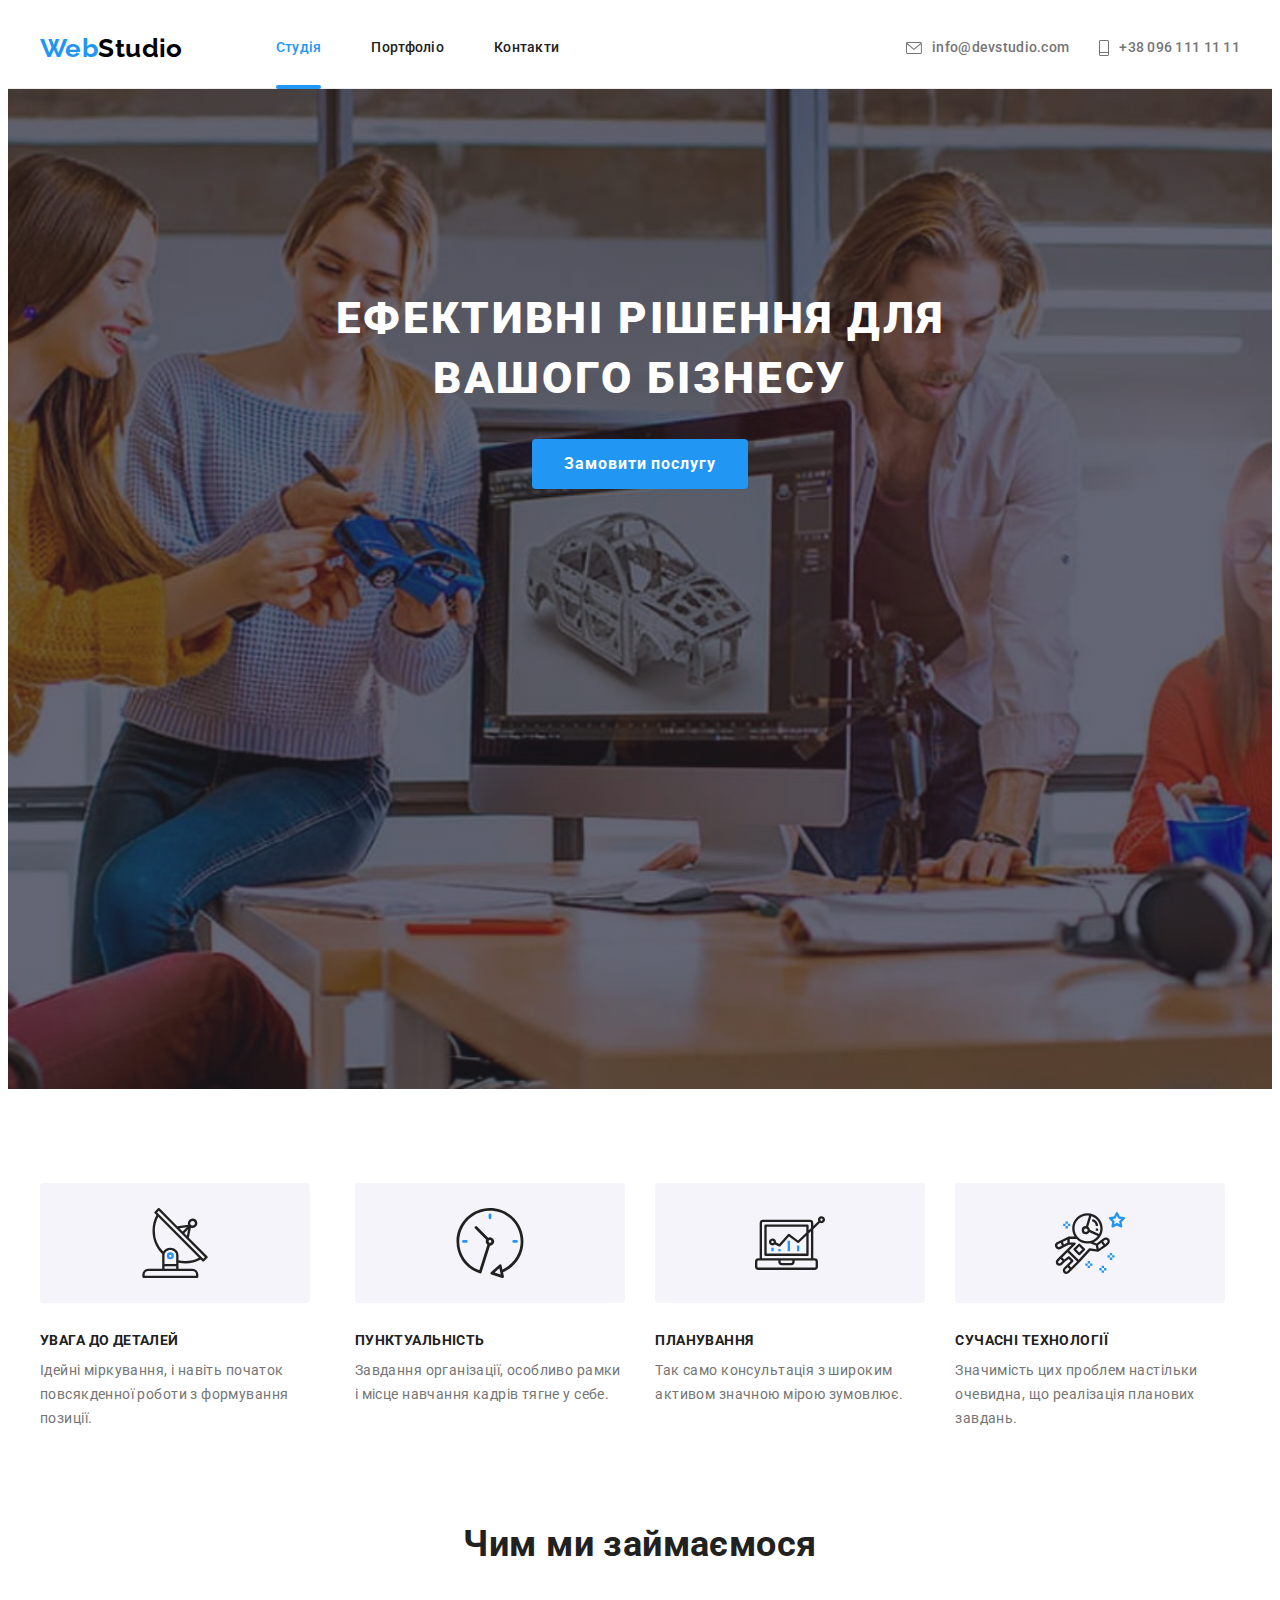
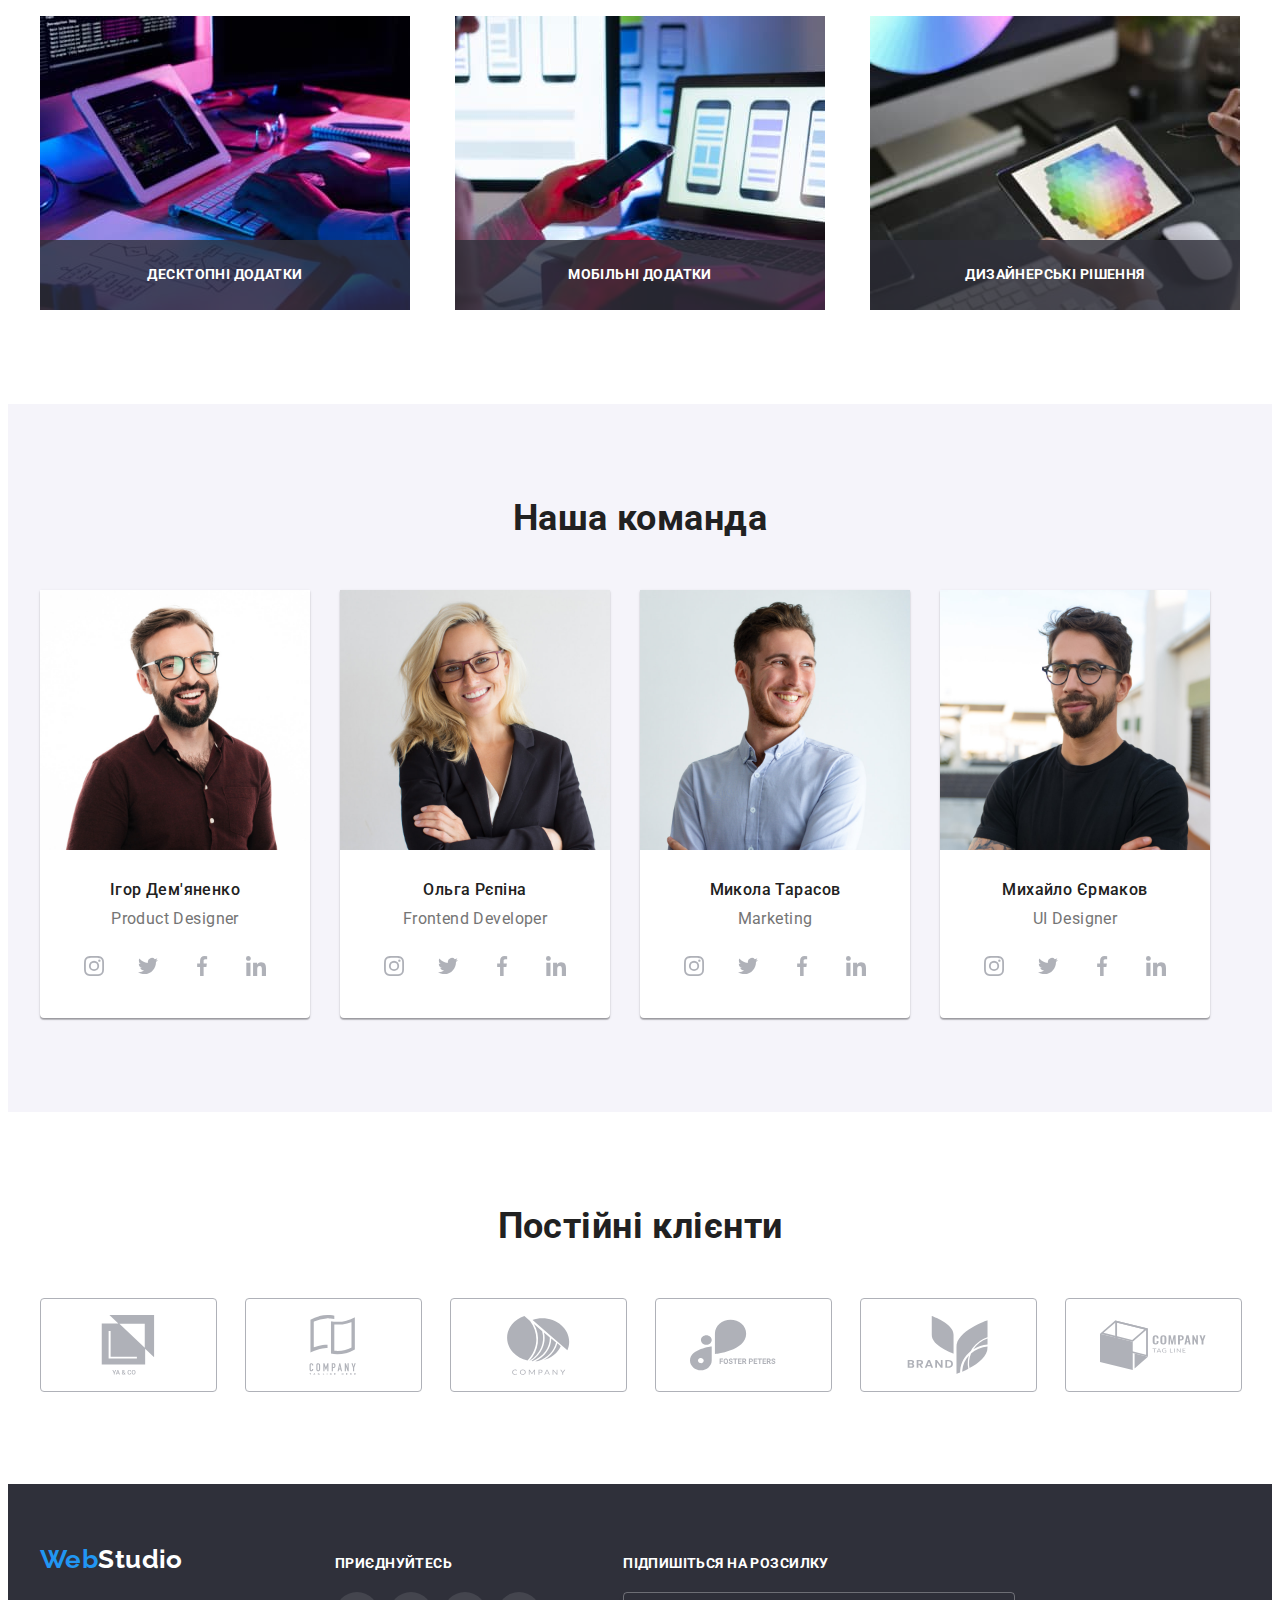
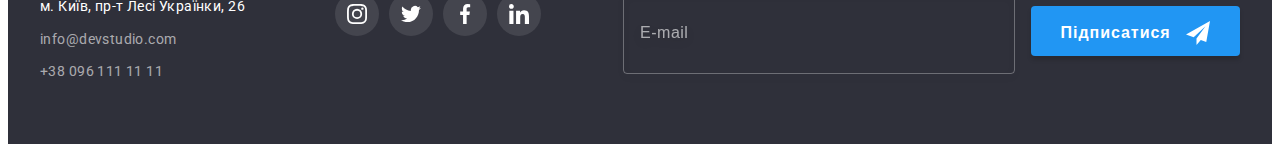
<file: index.html>
<!DOCTYPE html>
<html lang="uk">
  <head>
    <meta charset="UTF-8" />
    <meta http-equiv="X-UA-Compatible" content="IE=edge" />
    <meta name="viewport" content="width=device-width, initial-scale=1.0" />
    <title>WebStudio&#128293;</title>

    <link
      rel="stylesheet"
      href="https://cdnjs.cloudflare.com/ajax/libs/modern-normalize/1.1.0/modern-normalize.min.css"
      integrity="sha512-wpPYUAdjBVSE4KJnH1VR1HeZfpl1ub8YT/NKx4PuQ5NmX2tKuGu6U/JRp5y+Y8XG2tV+wKQpNHVUX03MfMFn9Q=="
      crossorigin="anonymous"
      referrerpolicy="no-referrer"
    />

    <link rel="stylesheet" href="./css/main.min.css" />
  </head>
  <body>
    <header class="header">
      <div class="container header__container">
        <nav class="navigation">
          <a href="./index.html" lang="en" class="logo logo__navigation"
            >Web<span class="logo--color-black">Studio</span></a
          >
          <ul class="site-nav list">
            <li class="site-nav__item">
              <a href="./index.html" class="site-nav__link current-page"
                >Студія</a
              >
            </li>
            <li class="site-nav__item">
              <a href="./portfolio.html" class="site-nav__link">Портфоліо</a>
            </li>
            <li class="site-nav__item">
              <a href="#" class="site-nav__link">Контакти</a>
            </li>
          </ul>
        </nav>

        <ul class="menu-contact list">
          <li class="site-nav__link">
            <a href="mailto:info@devstudio.com" lang="en" class="address__item">
              <svg class="icon" width="16" height="12">
                <use href="./img/icons.svg#icon-mail"></use>
              </svg>
              info@devstudio.com</a
            >
          </li>
          <li class="site-nav__link">
            <a href="tel:+380961111111" class="address__item">
              <svg class="icon" width="10" height="16">
                <use href="./img/icons.svg#icon-phone"></use>
              </svg>
              +38 096 111 11 11</a
            >
          </li>
        </ul>
      </div>
    </header>

    <main>
      <section class="hero hero__section">
        <div class="container">
          <h1 class="hero__title uppercase">
            Ефективні рішення для<br />
            вашого бізнесу
          </h1>
          <button type="button" class="hero__button" data-modal-open>
            Замовити послугу
          </button>
        </div>
      </section>

      <section class="benefits section">
        <div class="container benefits-container">
          <h2 class="visually-hidden">Переваги</h2>
          <ul class="advantage list">
            <li class="advantage__list">
              <div class="advantage__icon">
                <svg class="icon" width="70" height="70">
                  <use href="./img/icons.svg#icon-antena"></use>
                </svg>
              </div>
              <h3 class="advantage__title uppercase">Увага до деталей</h3>
              <p class="advantage__secondary-text">
                Ідейні міркування, і навіть початок повсякденної роботи з
                формування позиції.
              </p>
            </li>
            <li class="advantage__list">
              <div class="advantage__icon">
                <svg class="icon" width="70" height="70">
                  <use href="./img/icons.svg#icon-clock"></use>
                </svg>
              </div>
              <h3 class="advantage__title uppercase">Пунктуальність</h3>
              <p class="advantage__secondary-text">
                Завдання організації, особливо рамки і місце навчання кадрів
                тягне у себе.
              </p>
            </li>
            <li class="advantage__list">
              <div class="advantage__icon">
                <svg class="icon" width="70" height="70">
                  <use href="./img/icons.svg#icon-diagram"></use>
                </svg>
              </div>
              <h3 class="advantage__title uppercase">Планування</h3>
              <p class="advantage__secondary-text">
                Так само консультація з широким активом значною мірою зумовлює.
              </p>
            </li>
            <li class="advantage__list">
              <div class="advantage__icon">
                <svg class="icon" width="70" height="70">
                  <use href="./img/icons.svg#icon-astronaut"></use>
                </svg>
              </div>
              <h3 class="advantage__title uppercase">Сучасні технології</h3>
              <p class="advantage__secondary-text">
                Значимість цих проблем настільки очевидна, що реалізація
                планових завдань.
              </p>
            </li>
          </ul>
        </div>
      </section>

      <section class="section section-galery">
        <div class="container galery-container">
          <h2 class="section-title">Чим ми займаємося</h2>

          <ul class="galery list">
            <li>
              <div class="galery__top-wrap">
                <img
                  src="./img/box-img-1.jpg"
                  alt="людина набирає код на пк"
                  width="370"
                  height="294"
                />
                <p class="galery__top-text">Десктопні додатки</p>
              </div>
            </li>
            <li>
              <div class="galery__top-wrap">
                <img
                  src="./img/box-img-2.jpg"
                  alt="розробка мобільних додатків"
                  width="370"
                  height="294"
                />
                <p class="galery__top-text">Мобільні додатки</p>
              </div>
            </li>
            <li>
              <div class="galery__top-wrap">
                <img
                  src="./img/box-img-3.jpg"
                  alt="людина обирає палітру"
                  width="370"
                  height="294"
                />
                <p class="galery__top-text">Дизайнерські рішення</p>
              </div>
            </li>
          </ul>
        </div>
      </section>

      <section class="section section-command">
        <div class="container">
          <h2 class="section-title">Наша команда</h2>

          <ul class="team-img list">
            <li class="card">
              <img
                src="./img/team-img-1.jpg"
                alt="фото чоловіка"
                width="270"
                height="260"
              />
              <div class="team-cards">
                <h3 class="card-title">Ігор Дем'яненко</h3>
                <p class="card-item" lang="en">Product Designer</p>
                <ul class="team-soc-list list">
                  <li class="team-soc-item">
                    <a
                      class="team-soc-link"
                      href="#"
                      rel="nofollow noopener noreferrer"
                      target="_blank"
                    >
                      <svg class="team-soc-icon" width="20" height="20">
                        <use href="./img/icons.svg#icon-instagram"></use>
                      </svg>
                    </a>
                  </li>
                  <li class="team-soc-item">
                    <a
                      class="team-soc-link"
                      href="#"
                      rel="nofollow noopener noreferrer"
                      target="_blank"
                    >
                      <svg class="team-soc-icon" width="20" height="20">
                        <use href="./img/icons.svg#icon-twitter"></use>
                      </svg>
                    </a>
                  </li>
                  <li class="team-soc-item">
                    <a
                      class="team-soc-link"
                      href="#"
                      rel="nofollow noopener noreferrer"
                      target="_blank"
                    >
                      <svg class="team-soc-icon" width="20" height="20">
                        <use href="./img/icons.svg#icon-facebook"></use>
                      </svg>
                    </a>
                  </li>
                  <li class="team-soc-item">
                    <a
                      class="team-soc-link"
                      href="#"
                      rel="nofollow noopener noreferrer"
                      target="_blank"
                    >
                      <svg class="team-soc-icon" width="20" height="20">
                        <use href="./img/icons.svg#icon-linkedin"></use>
                      </svg>
                    </a>
                  </li>
                </ul>
              </div>
            </li>
            <li class="card">
              <img
                src="./img/team-img-2.jpg"
                alt="фото жінки"
                width="270"
                height="260"
              />
              <div class="team-cards">
                <h3 class="card-title">Ольга Рєпіна</h3>
                <p class="card-item" lang="en">Frontend Developer</p>
                <ul class="team-soc-list list">
                  <li class="team-soc-item">
                    <a
                      class="team-soc-link"
                      href="#"
                      rel="nofollow noopener noreferrer"
                      target="_blank"
                    >
                      <svg class="team-soc-icon" width="20" height="20">
                        <use href="./img/icons.svg#icon-instagram"></use>
                      </svg>
                    </a>
                  </li>
                  <li class="team-soc-item">
                    <a
                      class="team-soc-link"
                      href="#"
                      rel="nofollow noopener noreferrer"
                      target="_blank"
                    >
                      <svg class="team-soc-icon" width="20" height="20">
                        <use href="./img/icons.svg#icon-twitter"></use>
                      </svg>
                    </a>
                  </li>
                  <li class="team-soc-item">
                    <a
                      class="team-soc-link"
                      href="#"
                      rel="nofollow noopener noreferrer"
                      target="_blank"
                    >
                      <svg class="team-soc-icon" width="20" height="20">
                        <use href="./img/icons.svg#icon-facebook"></use>
                      </svg>
                    </a>
                  </li>
                  <li class="team-soc-item">
                    <a
                      class="team-soc-link"
                      href="#"
                      rel="nofollow noopener noreferrer"
                      target="_blank"
                    >
                      <svg class="team-soc-icon" width="20" height="20">
                        <use href="./img/icons.svg#icon-linkedin"></use>
                      </svg>
                    </a>
                  </li>
                </ul>
              </div>
            </li>
            <li class="card">
              <img
                src="./img/team-img-3.jpg"
                alt="фото чоловіка"
                width="270"
                height="260"
              />
              <div class="team-cards">
                <h3 class="card-title">Микола Тарасов</h3>
                <p class="card-item" lang="en">Marketing</p>
                <ul class="team-soc-list list">
                  <li class="team-soc-item">
                    <a
                      class="team-soc-link"
                      href="#"
                      rel="nofollow noopener noreferrer"
                      target="_blank"
                    >
                      <svg class="team-soc-icon" width="20" height="20">
                        <use href="./img/icons.svg#icon-instagram"></use>
                      </svg>
                    </a>
                  </li>
                  <li class="team-soc-item">
                    <a
                      class="team-soc-link"
                      href="#"
                      rel="nofollow noopener noreferrer"
                      target="_blank"
                    >
                      <svg class="team-soc-icon" width="20" height="20">
                        <use href="./img/icons.svg#icon-twitter"></use>
                      </svg>
                    </a>
                  </li>
                  <li class="team-soc-item">
                    <a
                      class="team-soc-link"
                      href="#"
                      rel="nofollow noopener noreferrer"
                      target="_blank"
                    >
                      <svg class="team-soc-icon" width="20" height="20">
                        <use href="./img/icons.svg#icon-facebook"></use>
                      </svg>
                    </a>
                  </li>
                  <li class="team-soc-item">
                    <a
                      class="team-soc-link"
                      href="#"
                      rel="nofollow noopener noreferrer"
                      target="_blank"
                    >
                      <svg class="team-soc-icon" width="20" height="20">
                        <use href="./img/icons.svg#icon-linkedin"></use>
                      </svg>
                    </a>
                  </li>
                </ul>
              </div>
            </li>
            <li class="card">
              <img
                src="./img/team-img-4.jpg"
                alt="фото чоловіка"
                width="270"
                height="260"
              />
              <div class="team-cards">
                <h3 class="card-title">Михайло Єрмаков</h3>
                <p class="card-item" lang="en">UI Designer</p>
                <ul class="team-soc-list list">
                  <li class="team-soc-item">
                    <a
                      class="team-soc-link"
                      href="#"
                      rel="nofollow noopener noreferrer"
                      target="_blank"
                    >
                      <svg class="team-soc-icon" width="20" height="20">
                        <use href="./img/icons.svg#icon-instagram"></use>
                      </svg>
                    </a>
                  </li>
                  <li class="team-soc-item">
                    <a
                      class="team-soc-link"
                      href="#"
                      rel="nofollow noopener noreferrer"
                      target="_blank"
                    >
                      <svg class="team-soc-icon" width="20" height="20">
                        <use href="./img/icons.svg#icon-twitter"></use>
                      </svg>
                    </a>
                  </li>
                  <li class="team-soc-item">
                    <a
                      class="team-soc-link"
                      href="#"
                      rel="nofollow noopener noreferrer"
                      target="_blank"
                    >
                      <svg class="team-soc-icon" width="20" height="20">
                        <use href="./img/icons.svg#icon-facebook"></use>
                      </svg>
                    </a>
                  </li>
                  <li class="team-soc-item">
                    <a
                      class="team-soc-link"
                      href="#"
                      rel="nofollow noopener noreferrer"
                      target="_blank"
                    >
                      <svg class="team-soc-icon" width="20" height="20">
                        <use href="./img/icons.svg#icon-linkedin"></use>
                      </svg>
                    </a>
                  </li>
                </ul>
              </div>
            </li>
          </ul>
        </div>
      </section>
      <section class="section">
        <div class="container">
          <h2 class="section-title">Постійні клієнти</h2>
          <ul class="client-list list">
            <li class="client-item">
              <a
                class="client-link"
                href="#"
                rel="nofollow noopener noreferrer"
                target="_blank"
              >
                <svg class="client-soc-icon" width="106" height="60">
                  <use href="./img/icons.svg#icon-client1"></use>
                </svg>
              </a>
            </li>
            <li class="client-item">
              <a
                class="client-link"
                href="#"
                rel="nofollow noopener noreferrer"
                target="_blank"
              >
                <svg class="client-soc-icon" width="106" height="60">
                  <use href="./img/icons.svg#icon-client2"></use>
                </svg>
              </a>
            </li>
            <li class="client-item">
              <a
                class="client-link"
                href="#"
                rel="nofollow noopener noreferrer"
                target="_blank"
              >
                <svg class="client-soc-icon" width="106" height="60">
                  <use href="./img/icons.svg#icon-client3"></use>
                </svg>
              </a>
            </li>
            <li class="client-item">
              <a
                class="client-link"
                href="#"
                rel="nofollow noopener noreferrer"
                target="_blank"
              >
                <svg class="client-soc-icon" width="106" height="60">
                  <use href="./img/icons.svg#icon-client4"></use>
                </svg>
              </a>
            </li>
            <li class="client-item">
              <a
                class="client-link"
                href="#"
                rel="nofollow noopener noreferrer"
                target="_blank"
              >
                <svg class="client-soc-icon" width="106" height="60">
                  <use href="./img/icons.svg#icon-client5"></use>
                </svg>
              </a>
            </li>
            <li class="client-item">
              <a
                class="client-link"
                href="#"
                rel="nofollow noopener noreferrer"
                target="_blank"
              >
                <svg class="client-soc-icon" width="106" height="60">
                  <use href="./img/icons.svg#icon-client6"></use>
                </svg>
              </a>
            </li>
          </ul>
        </div>
      </section>
    </main>

    <footer class="basement">
      <div class="container footer-position">
        <div class="footer-section">
          <a href="./index.html" lang="en" class="footer-logo"
            >Web<span class="logo--color-white">Studio</span></a
          >

          <address class="contacts">
            <ul class="footer-contacts list">
              <li class="adress-footer">
                <a
                  class="address-item-map"
                  href="https://www.google.com/maps/d/embed?mid=10uSM3H-mIU3GznYo2szRIEphczw&hl=en_US&ehbc=2E312F"
                  target="_blank"
                  rel="noreferrer noopener nofollow"
                  >м. Київ, пр-т Лесі Українки, 26</a
                >
              </li>
              <li class="adress-footer">
                <a
                  href="mailto:info@devstudio.com"
                  lang="en"
                  class="address-item-bottom"
                  >info@devstudio.com</a
                >
              </li>
              <li class="adress-footer">
                <a href="tel:+380961111111" class="address-item-bottom"
                  >+38 096 111 11 11</a
                >
              </li>
            </ul>
          </address>
        </div>
        <div class="footer-soc-sidebar">
          <p class="footer-title uppercase">приєднуйтесь</p>
          <ul class="team-soc-list footer-soc-list list">
            <li class="team-soc-item">
              <a
                class="team-soc-link footer-soc-link"
                href="#"
                rel="noreferrer noopener nofollow"
                target="_blank"
              >
                <svg class="team-soc-icon" width="20" height="20">
                  <use href="./img/icons.svg#icon-instagram"></use>
                </svg>
              </a>
            </li>
            <li class="team-soc-item">
              <a
                class="team-soc-link footer-soc-link"
                href="#"
                rel="noreferrer noopener nofollow"
                target="_blank"
              >
                <svg class="team-soc-icon" width="20" height="20">
                  <use href="./img/icons.svg#icon-twitter"></use>
                </svg>
              </a>
            </li>
            <li class="team-soc-item">
              <a
                class="team-soc-link footer-soc-link"
                href="#"
                rel="noreferrer noopener nofollow"
                target="_blank"
              >
                <svg class="team-soc-icon" width="20" height="20">
                  <use href="./img/icons.svg#icon-facebook"></use>
                </svg>
              </a>
            </li>
            <li class="team-soc-item">
              <a
                class="team-soc-link footer-soc-link"
                href="#"
                rel="noreferrer noopener nofollow"
                target="_blank"
              >
                <svg class="team-soc-icon" width="20" height="20">
                  <use href="./img/icons.svg#icon-linkedin"></use>
                </svg>
              </a>
            </li>
          </ul>
        </div>
        <form class="footer-form">
          <label for="footer-email" class="footer-form-title"
            >Підпишіться на розсилку</label
          >
          <div class="footer-form-wrapper">
            <input
              type="email"
              name="footer-mail"
              placeholder="E-mail"
              class="footer-input"
              id="footer-email"
            />
            <button type="submit" class="button-sub">
              Підписатися
              <svg class="sub-icon" width="24" height="24">
                <use href="./img/icons.svg#icon-send "></use>
              </svg>
            </button>
          </div>
        </form>
      </div>
    </footer>
    <div class="backdrop is-hidden" data-modal>
      <div class="modal">
        <button type="button" class="modal-close-btn" data-modal-close>
          <svg class="modal-close-icon" width="18" height="18">
            <use href="./img/icons.svg#icon-close"></use>
          </svg>
        </button>
        <p class="modal-title">Залиште свої дані, ми вам передзвонимо</p>
        <form class="modal-form">
          <div class="modal-field">
            <label for="user-name" class="modal-label">Ім'я</label>
            <div class="input-wrap">
              <input
                type="text"
                name="user-name"
                id="user-name"
                class="modal-input"
                required
              />
              <svg class="modal-input-icon" width="18" height="18">
                <use href="./img/icons.svg#icon-person"></use>
              </svg>
            </div>
          </div>
          <div class="modal-field">
            <label for="user-phone" class="modal-label">Телефон</label>
            <div class="input-wrap">
              <input
                type="tel"
                name="user-phone"
                id="user-phone"
                class="modal-input"
                required
              />
              <svg class="modal-input-icon" width="18" height="18">
                <use href="./img/icons.svg#icon-tel"></use>
              </svg>
            </div>
          </div>
          <div class="modal-field">
            <label for="user-email" class="modal-label">Пошта</label>
            <div class="input-wrap">
              <input
                type="email"
                name="user-email"
                id="user-email"
                class="modal-input"
              />
              <svg class="modal-input-icon" width="18" height="18">
                <use href="./img/icons.svg#icon-mail-1"></use>
              </svg>
            </div>
          </div>
          <div class="modal-field-comment">
            <label for="user-comment" class="modal-label">Коментар</label>
            <textarea
              name="user-comment"
              id="user-comment"
              class="comment-text"
              placeholder="Введіть текст"
            ></textarea>
          </div>
          <label class="label-checkbox">
            <input
              class="input-checkbox visually-hidden"
              type="checkbox"
              name="user-agreement"
              value="agree"
            />
            <span class="custom-check">
              <svg class="check-icon" width="16" height="15">
                <use href="./img/icons.svg#icon-check"></use>
              </svg>
            </span>
            Погоджуюся з розсилкою та приймаю
            <a href="#" class="link-agreement">Умови договору</a>
          </label>
          <button type="submit" class="btn-modal-submit">Відправити</button>
        </form>
      </div>
    </div>
    <script src="./js/modal.js"></script>
  </body>
</html>
</file>
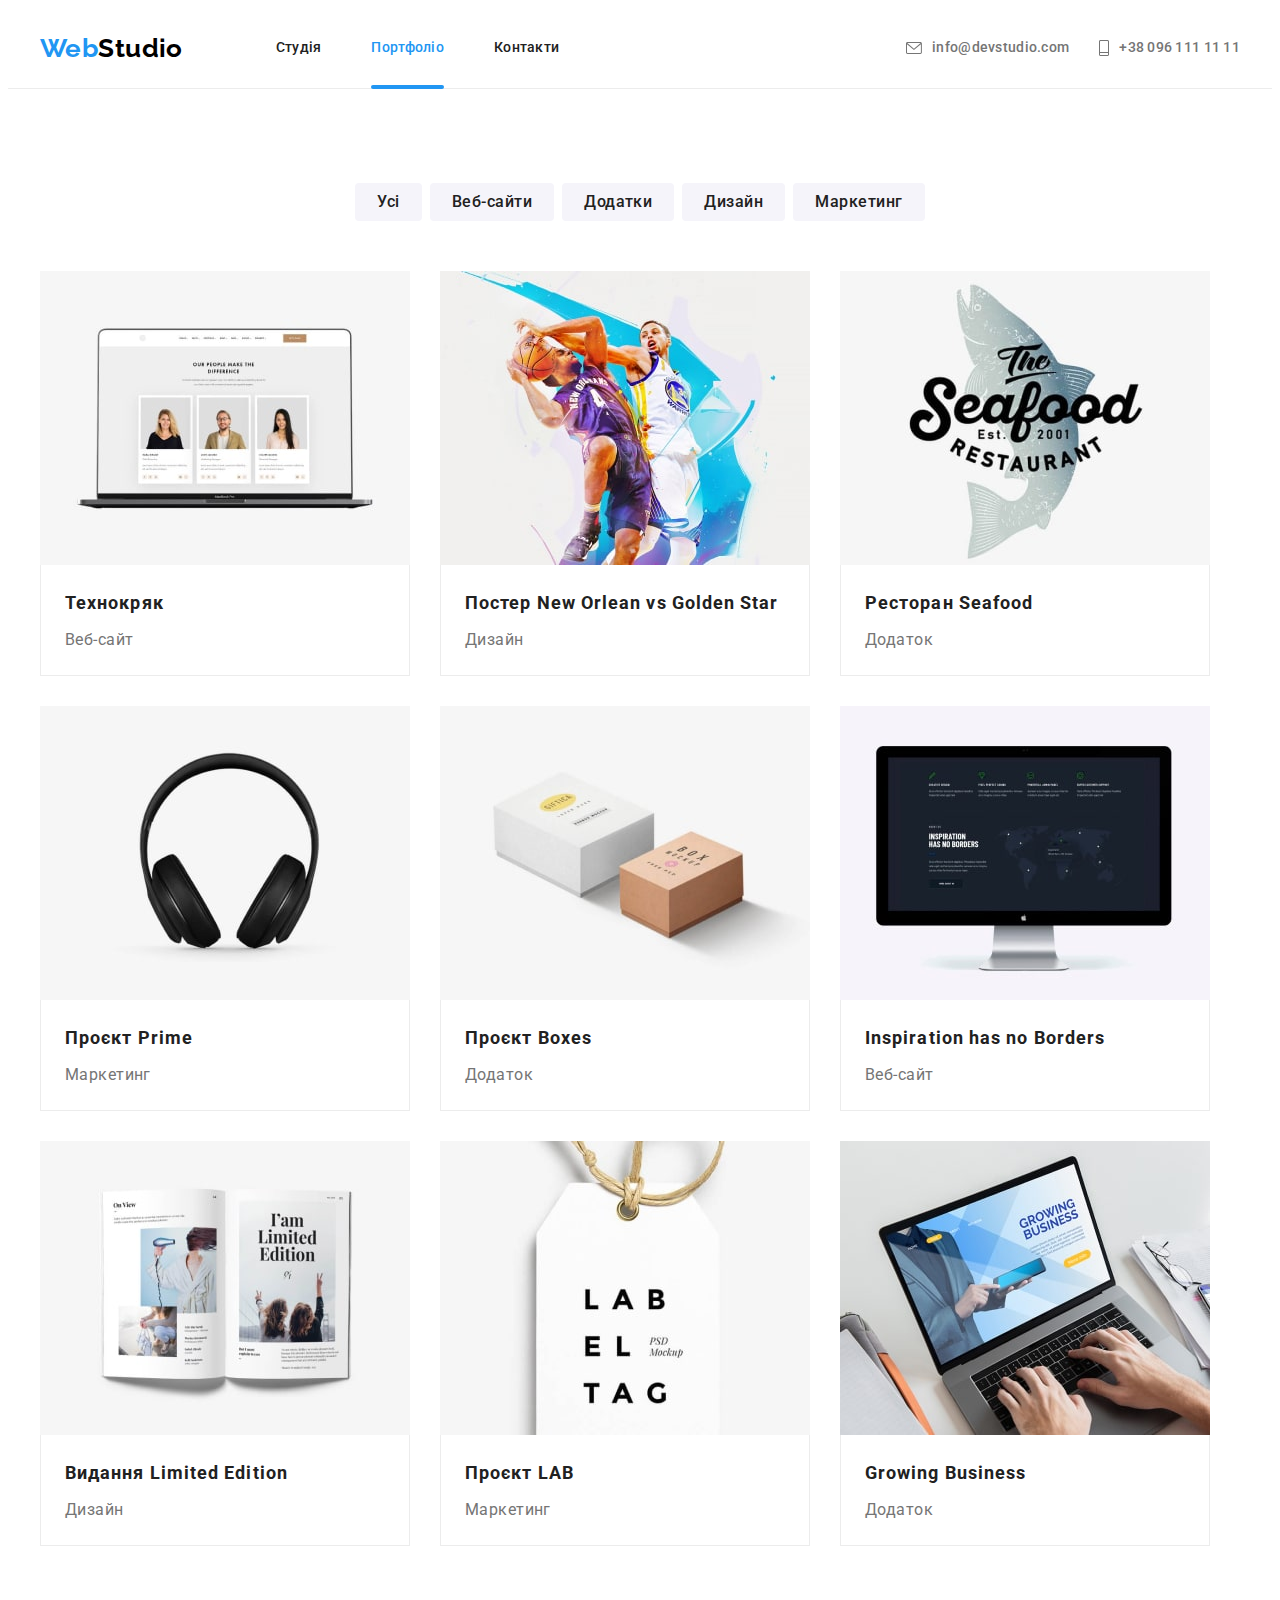
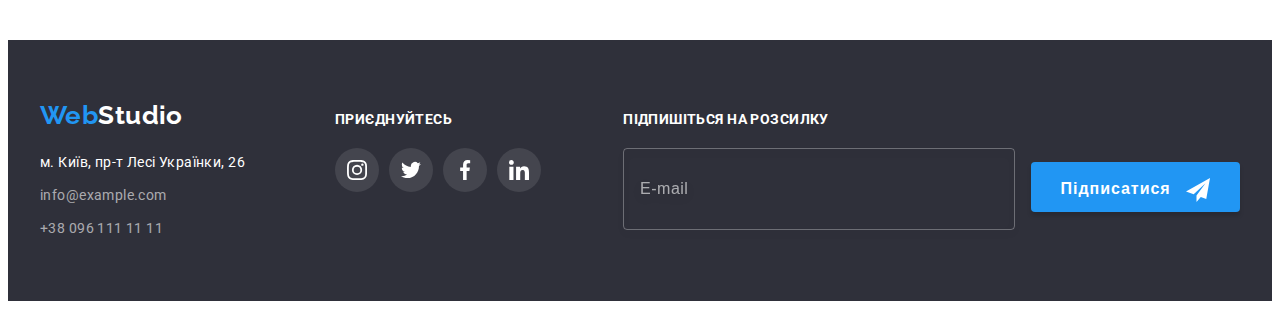
<file: portfolio.html>
<!DOCTYPE html>
<html lang="uk">
  <head>
    <meta charset="UTF-8" />
    <meta http-equiv="X-UA-Compatible" content="IE=edge" />
    <meta name="viewport" content="width=device-width, initial-scale=1.0" />
    <title>WebStudio&#128293;</title>

    <link
      rel="stylesheet"
      href="https://cdnjs.cloudflare.com/ajax/libs/modern-normalize/1.1.0/modern-normalize.min.css"
      integrity="sha512-wpPYUAdjBVSE4KJnH1VR1HeZfpl1ub8YT/NKx4PuQ5NmX2tKuGu6U/JRp5y+Y8XG2tV+wKQpNHVUX03MfMFn9Q=="
      crossorigin="anonymous"
      referrerpolicy="no-referrer"
    />

    <link rel="stylesheet" href="./css/main.min.css" />
  </head>
  <body>
    <header class="header">
      <div class="container header__container">
        <nav class="navigation">
          <a href="./index.html" lang="en" class="logo logo__navigation"
            >Web<span class="logo--color-black">Studio</span></a
          >
          <ul class="site-nav list">
            <li class="site-nav__item">
              <a href="./index.html" class="site-nav__link">Студія</a>
            </li>
            <li class="site-nav__item">
              <a href="./portfolio.html" class="site-nav__link current-page"
                >Портфоліо</a
              >
            </li>
            <li class="site-nav__item">
              <a href="#" class="site-nav__link">Контакти</a>
            </li>
          </ul>
        </nav>

        <ul class="menu-contact list">
          <li class="site-nav__link">
            <a href="mailto:info@devstudio.com" lang="en" class="address__item">
              <svg class="icon" width="16" height="12">
                <use href="./img/icons.svg#icon-mail"></use>
              </svg>
              info@devstudio.com</a
            >
          </li>
          <li class="site-nav__link">
            <a href="tel:+380961111111" class="address__item">
              <svg class="icon" width="10" height="16">
                <use href="./img/icons.svg#icon-phone"></use>
              </svg>
              +38 096 111 11 11</a
            >
          </li>
        </ul>
      </div>
    </header>

    <main>
      <section class="section-portfolio section">
        <div class="container">
          <h1 class="visually-hidden">Портфоліо</h1>

          <ul class="portfolio-nav list">
            <li><button type="button" class="portfolio-btn">Усі</button></li>
            <li>
              <button type="button" class="portfolio-btn">Веб-сайти</button>
            </li>
            <li>
              <button type="button" class="portfolio-btn">Додатки</button>
            </li>
            <li><button type="button" class="portfolio-btn">Дизайн</button></li>
            <li>
              <button type="button" class="portfolio-btn">Маркетинг</button>
            </li>
          </ul>

          <ul class="portfolio list">
            <li class="portfolio-item">
              <a class="underline portfolio-link" href="#">
                <div class="portfolio-top-wrap">
                  <img
                    src="./img/project-img-1.jpg"
                    alt="карточки с командой"
                    width="370"
                    height="294"
                  />
                  <p class="portfolio-top-text">
                    Ресурс пропонує комплексні пропозиції з різним рівнем
                    функціоналу та сервісів. Все це дозволить відвідувачу
                    отримати вичерпні відомості про компанію чи приватну особу.
                  </p>
                </div>
                <div class="portfolio-descr">
                  <h2 class="portfolio-title">Технокряк</h2>
                  <p class="portfolio-type">Веб-сайт</p>
                </div>
              </a>
            </li>
            <li class="portfolio-item">
              <a class="underline portfolio-link" href="#">
                <div class="portfolio-top-wrap">
                  <img
                    src="./img/project-img-2.jpg"
                    alt="два баскетболіста"
                    width="370"
                    height="294"
                  />
                  <p class="portfolio-top-text">
                    Ресурс пропонує комплексні пропозиції з різним рівнем
                    функціоналу та сервісів. Все це дозволить відвідувачу
                    отримати вичерпні відомості про компанію чи приватну особу.
                  </p>
                </div>
                <div class="portfolio-descr">
                  <h2 class="portfolio-title">
                    Постер <span lang="en">New Orlean vs Golden Star</span>
                  </h2>
                  <p class="portfolio-type">Дизайн</p>
                </div>
              </a>
            </li>
            <li class="portfolio-item">
              <a class="underline portfolio-link" href="#">
                <div class="portfolio-top-wrap">
                  <img
                    src="./img/project-img-3.jpg"
                    alt="логотип ресторану"
                    width="370"
                    height="294"
                  />
                  <p class="portfolio-top-text">
                    Ресурс пропонує комплексні пропозиції з різним рівнем
                    функціоналу та сервісів. Все це дозволить відвідувачу
                    отримати вичерпні відомості про компанію чи приватну особу.
                  </p>
                </div>
                <div class="portfolio-descr">
                  <h2 class="portfolio-title">
                    Ресторан <span lang="en">Seafood</span>
                  </h2>
                  <p class="portfolio-type">Додаток</p>
                </div>
              </a>
            </li>
            <li class="portfolio-item">
              <a class="underline portfolio-link" href="#">
                <div class="portfolio-top-wrap">
                  <img
                    src="./img/project-img-4.jpg"
                    alt="навушники"
                    width="370"
                    height="294"
                  />
                  <p class="portfolio-top-text">
                    Ресурс пропонує комплексні пропозиції з різним рівнем
                    функціоналу та сервісів. Все це дозволить відвідувачу
                    отримати вичерпні відомості про компанію чи приватну особу.
                  </p>
                </div>
                <div class="portfolio-descr">
                  <h2 class="portfolio-title">
                    Проєкт <span lang="en">Prime</span>
                  </h2>
                  <p class="portfolio-type">Маркетинг</p>
                </div>
              </a>
            </li>
            <li class="portfolio-item">
              <a class="underline portfolio-link" href="#">
                <div class="portfolio-top-wrap">
                  <img
                    src="./img/project-img-5.jpg"
                    alt="коробки"
                    width="370"
                    height="294"
                  />
                  <p class="portfolio-top-text">
                    Ресурс пропонує комплексні пропозиції з різним рівнем
                    функціоналу та сервісів. Все це дозволить відвідувачу
                    отримати вичерпні відомості про компанію чи приватну особу.
                  </p>
                </div>
                <div class="portfolio-descr">
                  <h2 class="portfolio-title">
                    Проєкт <span lang="en">Boxes</span>
                  </h2>
                  <p class="portfolio-type">Додаток</p>
                </div>
              </a>
            </li>
            <li class="portfolio-item">
              <a class="underline portfolio-link" href="#">
                <div class="portfolio-top-wrap">
                  <img
                    src="./img/project-img-6.jpg"
                    alt="комп'ютер"
                    width="370"
                    height="294"
                  />
                  <p class="portfolio-top-text">
                    Ресурс пропонує комплексні пропозиції з різним рівнем
                    функціоналу та сервісів. Все це дозволить відвідувачу
                    отримати вичерпні відомості про компанію чи приватну особу.
                  </p>
                </div>
                <div class="portfolio-descr">
                  <h2 class="portfolio-title" lang="en">
                    Inspiration has no Borders
                  </h2>
                  <p class="portfolio-type">Веб-сайт</p>
                </div>
              </a>
            </li>
            <li class="portfolio-item">
              <a class="underline portfolio-link" href="#">
                <div class="portfolio-top-wrap">
                  <img
                    src="./img/project-img-7.jpg"
                    alt="книга"
                    width="370"
                    height="294"
                  />
                  <p class="portfolio-top-text">
                    Ресурс пропонує комплексні пропозиції з різним рівнем
                    функціоналу та сервісів. Все це дозволить відвідувачу
                    отримати вичерпні відомості про компанію чи приватну особу.
                  </p>
                </div>
                <div class="portfolio-descr">
                  <h2 class="portfolio-title">
                    Видання <span lang="en">Limited Edition</span>
                  </h2>
                  <p class="portfolio-type">Дизайн</p>
                </div>
              </a>
            </li>
            <li class="portfolio-item">
              <a class="underline portfolio-link" href="#">
                <div class="portfolio-top-wrap">
                  <img
                    src="./img/project-img-8.jpg"
                    alt="бірка"
                    width="370"
                    height="294"
                  />
                  <p class="portfolio-top-text">
                    Ресурс пропонує комплексні пропозиції з різним рівнем
                    функціоналу та сервісів. Все це дозволить відвідувачу
                    отримати вичерпні відомості про компанію чи приватну особу.
                  </p>
                </div>
                <div class="portfolio-descr">
                  <h2 class="portfolio-title">
                    Проєкт <span lang="en">LAB</span>
                  </h2>
                  <p class="portfolio-type">Маркетинг</p>
                </div>
              </a>
            </li>
            <li class="portfolio-item">
              <a class="underline portfolio-link" href="#">
                <div class="portfolio-top-wrap">
                  <img
                    src="./img/project-img-9.jpg"
                    alt="людина набирає текст на ноутбуці"
                    width="370"
                    height="294"
                  />
                  <p class="portfolio-top-text">
                    Ресурс пропонує комплексні пропозиції з різним рівнем
                    функціоналу та сервісів. Все це дозволить відвідувачу
                    отримати вичерпні відомості про компанію чи приватну особу.
                  </p>
                </div>
                <div class="portfolio-descr">
                  <h2 class="portfolio-title" lang="en">Growing Business</h2>
                  <p class="portfolio-type">Додаток</p>
                </div>
              </a>
            </li>
          </ul>
        </div>
      </section>
    </main>

    <footer class="basement">
      <div class="container footer-position">
        <div class="footer-section">
          <a href="./index.html" lang="en" class="footer-logo"
            >Web<span class="logo--color-white">Studio</span></a
          >

          <address class="contacts">
            <ul class="footer-contacts list">
              <li class="adress-footer">
                <a
                  href="https://www.google.com/maps/d/embed?mid=10uSM3H-mIU3GznYo2szRIEphczw&hl=en_US&ehbc=2E312F"
                  target="_blank"
                  rel="noreferrer noopener"
                  class="address-item-map"
                  >м. Київ, пр-т Лесі Українки, 26</a
                >
              </li>
              <li class="adress-footer">
                <a
                  href="mailto:info@example.com"
                  lang="en"
                  class="address-item-bottom"
                  >info@example.com</a
                >
              </li>
              <li class="adress-footer">
                <a href="tel:+380961111111" class="address-item-bottom"
                  >+38 096 111 11 11</a
                >
              </li>
            </ul>
          </address>
        </div>
        <div class="footer-soc-sidebar">
          <p class="footer-title uppercase">приєднуйтесь</p>
          <ul class="team-soc-list footer-soc-list list">
            <li class="team-soc-item">
              <a
                class="team-soc-link footer-soc-link"
                href="#"
                rel="noreferrer noopener nofollow"
                target="_blank"
              >
                <svg class="team-soc-icon" width="20" height="20">
                  <use href="./img/icons.svg#icon-instagram"></use>
                </svg>
              </a>
            </li>
            <li class="team-soc-item">
              <a
                class="team-soc-link footer-soc-link"
                href="#"
                rel="noreferrer noopener nofollow"
                target="_blank"
              >
                <svg class="team-soc-icon" width="20" height="20">
                  <use href="./img/icons.svg#icon-twitter"></use>
                </svg>
              </a>
            </li>
            <li class="team-soc-item">
              <a
                class="team-soc-link footer-soc-link"
                href="#"
                rel="noreferrer noopener nofollow"
                target="_blank"
              >
                <svg class="team-soc-icon" width="20" height="20">
                  <use href="./img/icons.svg#icon-facebook"></use>
                </svg>
              </a>
            </li>
            <li class="team-soc-item">
              <a
                class="team-soc-link footer-soc-link"
                href="#"
                rel="noreferrer noopener nofollow"
                target="_blank"
              >
                <svg class="team-soc-icon" width="20" height="20">
                  <use href="./img/icons.svg#icon-linkedin"></use>
                </svg>
              </a>
            </li>
          </ul>
        </div>
        <form class="footer-form">
          <label for="footer-email" class="footer-form-title"
            >Підпишіться на розсилку</label
          >
          <div class="footer-form-wrapper">
            <input
              type="email"
              name="footer-mail"
              placeholder="E-mail"
              class="footer-input"
              id="footer-email"
            />
            <button type="submit" class="button-sub">
              Підписатися
              <svg class="sub-icon" width="24" height="24">
                <use href="./img/icons.svg#icon-send "></use>
              </svg>
            </button>
          </div>
        </form>
      </div>
    </footer>
  </body>
</html>
</file>
<file: css/main.min.css>
@import"https://fonts.googleapis.com/css2?family=Raleway:wght@700&family=Roboto:wght@400;500;700;900&display=swap";:root{--accent-color: #2196f3;--hover-background-color: #188ce8;--secondary-color: #212121;--primary-color: #757575;--border-color: #ececec;--no-accent-color: #AFB1B8;--white-color: #ffffff;--black-color: #000000;--secondary-background-color: #f5f4fa;--address-primary-color: rgba(255, 255, 255, 0.6);--primary-background-color: #2f303a}p,h1,h2,h3,h4,h5,h6{margin:0}ul,ol{margin:0;padding-left:0}button{cursor:pointer}address{font-style:normal;margin-top:20px}img{display:block;max-width:100%;height:auto}.underline{text-decoration:none}.uppercase{text-transform:uppercase}.list{list-style:none}body{font-family:"Roboto",sans-serif;font-size:14px;letter-spacing:.03em;background-color:var(--white-color);color:var(--primary-color)}.section{padding-top:94px;padding-bottom:94px}.visually-hidden{position:absolute;width:1px;height:1px;margin:-1px;border:0;padding:0;white-space:nowrap;-webkit-clip-path:inset(100%);clip-path:inset(100%);clip:rect(0 0 0 0);overflow:hidden}.container{width:1200px;padding-left:15px;padding-right:15px;margin-left:auto;margin-right:auto}.hero__button{display:block;margin:0 auto;padding:10px 32px;font-family:"Roboto";font-weight:700;font-size:16px;line-height:1.88;letter-spacing:.06em;background-color:var(--accent-color);color:var(--white-color);border:none;border-radius:4px;text-align:center;transition:background-color 250ms cubic-bezier(0.4, 0, 0.2, 1)}.hero__button:hover,.hero__button:focus{background-color:var(--hover-background-color)}.portfolio-btn{padding:6px 22px;font-family:"Roboto";font-weight:500;color:var(--secondary-color);font-size:16px;line-height:1.62;letter-spacing:.03em;background-color:var(--secondary-background-color);border:none;border-radius:4px;transition:color 250ms cubic-bezier(0.4, 0, 0.2, 1),background-color 250ms cubic-bezier(0.4, 0, 0.2, 1),box-shadow 250ms cubic-bezier(0.4, 0, 0.2, 1)}.portfolio-btn:hover,.portfolio-btn:focus{color:var(--white-color);background-color:var(--accent-color);box-shadow:0px 3px 1px rgba(0,0,0,.1),0px 1px 2px rgba(0,0,0,.08),0px 2px 2px rgba(0,0,0,.12)}.button-sub{font-weight:700;font-size:16px;line-height:1.88;letter-spacing:.06em;color:#fff;background:var(--accent-color);box-shadow:0px 4px 4px rgba(0,0,0,.15);border-radius:4px;border-color:rgba(0,0,0,0);padding:10px 28px;min-width:200px;height:50px;transition:background-color 250ms cubic-bezier(0.4, 0, 0.2, 1)}.footer-form .button-sub:hover,.footer-form .button-sub:focus{background-color:var(--hover-background-color)}.sub-icon{fill:var(--white-color);margin-left:10px;vertical-align:middle}.logo__navigation{margin-right:93px;font-family:"Raleway";font-weight:700;font-size:26px;line-height:1.19;color:var(--accent-color);text-decoration:none}.footer-logo{font-family:"Raleway";font-weight:700;font-size:26px;line-height:1.19;color:var(--accent-color);text-decoration:none}.logo--color-white{color:var(--white-color)}.logo--color-black{color:var(--black-color)}.site-nav{display:flex;margin-left:auto}.site-nav__item:not(.site-nav__item:last-child){margin-right:50px}.site-nav__link:not(.site-nav__link:last-child){margin-right:30px}.header__container{display:flex;align-items:center}.header .navigation{display:flex;align-items:center}.header{border-bottom:1px solid var(--border-color)}.site-nav__link{display:block;padding-top:32px;padding-bottom:32px;font-weight:500;line-height:1.14;letter-spacing:.02em;color:var(--secondary-color);text-decoration:none;position:relative;transition:color 250ms cubic-bezier(0.4, 0, 0.2, 1)}.site-nav__link:hover,.site-nav__link:focus{color:var(--accent-color)}.current-page{color:var(--accent-color)}.current-page::after{content:"";width:100%;height:4px;background-color:var(--accent-color);border-radius:2px;position:absolute;bottom:-1px;left:0}.menu-contact{display:flex;margin-left:auto}.address__item .icon{margin-right:10px;fill:currentColor}.address__item{font-weight:500;font-size:14px;line-height:1.14;letter-spacing:.02em;color:var(--primary-color);text-decoration:none;transition:color 250ms cubic-bezier(0.4, 0, 0.2, 1);display:flex;align-items:center}.address__item:hover,.address__item:focus{color:var(--accent-color)}.hero__section{background-color:var(--primary-background-color);padding-top:200px;padding-bottom:200px;margin-left:auto;margin-right:auto;max-width:1600px;height:600px;background-image:linear-gradient(rgba(47, 48, 58, 0.4), rgba(47, 48, 58, 0.4)),url(../img/hero-bg.jpg);background-repeat:no-repeat;background-position:center;background-size:cover}.hero__title{margin-bottom:30px;font-weight:900;font-size:44px;line-height:1.36;letter-spacing:.06em;text-align:center;color:var(--white-color)}.advantage{display:flex;margin:0;padding-left:0;gap:30px}.advantage__list .advantage__icon{height:120px;width:270px;background:var(--secondary-background-color);border-radius:4px;display:flex;align-items:center;justify-content:center;margin-bottom:30px}.advantage__title{margin-top:0;margin-bottom:10px;font-weight:700;font-size:14px;line-height:1.14;color:var(--secondary-color)}.advantage__secondary-text{margin-bottom:0;margin-top:0;line-height:1.7}.section-title{margin-bottom:50px;font-weight:700;font-size:36px;line-height:1.16;text-align:center;color:var(--secondary-color)}.section-galery{padding-top:0}.galery{display:flex;justify-content:space-between;gap:30px}.galery__top-wrap{position:relative}.galery__top-text{position:absolute;display:flex;font-weight:700;font-size:14px;line-height:1.14;text-align:center;letter-spacing:.03em;text-transform:uppercase;bottom:0;justify-content:center;align-items:center;width:100%;height:70px;background:rgba(47,48,58,.8);color:var(--white-color)}.section-command{background-color:var(--secondary-background-color)}.team-img{display:flex;gap:30px}.team-cards{padding-top:30px;padding-bottom:30px}.card{width:270px;background:var(--white-color);box-shadow:0px 1px 3px rgba(0,0,0,.12),0px 1px 1px rgba(0,0,0,.14),0px 2px 1px rgba(0,0,0,.2);border-radius:0px 0px 4px 4px}.card-title{margin-bottom:10px;font-weight:500;font-size:16px;line-height:1.19;text-align:center;color:var(--secondary-color)}.card-item{font-size:16px;line-height:1.19;text-align:center;color:var(--primary-color);margin-bottom:16px}.team-soc-list{display:flex;justify-content:center;gap:10px}.team-soc-item{width:44px;height:44px}.team-soc-link{width:100%;height:100%;border-radius:50%;display:flex;align-items:center;justify-content:center;fill:var(--no-accent-color);transition:fill 250ms cubic-bezier(0.4, 0, 0.2, 1),background-color 250ms cubic-bezier(0.4, 0, 0.2, 1)}.team-soc-link:hover,.team-soc-link:focus{background-color:var(--accent-color);fill:var(--white-color)}.client-list{display:flex;gap:30px}.client-item{width:calc((100% - 150px)/6);height:92px}.client-link{width:100%;height:100%;border:1px solid var(--no-accent-color);border-radius:4px;display:flex;align-items:center;justify-content:center;fill:var(--no-accent-color);transition:fill 250ms cubic-bezier(0.4, 0, 0.2, 1),border 250ms cubic-bezier(0.4, 0, 0.2, 1)}.client-link:hover,.client-link:focus{fill:var(--accent-color);border:1px solid var(--accent-color)}.footer-position{display:flex;align-items:baseline}.footer-section{margin-right:90px}.footer-title{font-weight:700;line-height:1.14;color:var(--white-color);margin-bottom:20px}.basement{padding-top:60px;padding-bottom:60px;background-color:var(--primary-background-color)}.adress-footer:not(.adress-footer:last-child){margin-bottom:9px}.footer-soc-link{background:rgba(255,255,255,.1);fill:var(--white-color)}.contacts .address-item-bottom{font-size:14px;line-height:1.71;letter-spacing:.03em;text-decoration:none;color:var(--address-primary-color);transition:color 250ms cubic-bezier(0.4, 0, 0.2, 1)}.contacts .address-item-bottom:hover,.contacts .address-item-bottom:focus{color:var(--accent-color)}.contacts .address-item-map{font-size:14px;line-height:1.71;letter-spacing:.03em;text-decoration:none;color:var(--white-color);transition:color 250ms cubic-bezier(0.4, 0, 0.2, 1)}.contacts .address-item-map:hover,.contacts .address-item-map:focus{color:var(--accent-color)}.footer-form{position:relative;margin-left:auto}.footer-form-title{font-family:"Roboto";font-weight:700;font-size:14px;line-height:1.14;letter-spacing:.03em;text-transform:uppercase;color:#fff;display:block;margin-bottom:20px;text-align:left}.footer-input{border:1px solid rgba(255,255,255,.3);filter:drop-shadow(0px 4px 4px rgba(0, 0, 0, 0.15));border-radius:4px;background-color:rgba(0,0,0,0);outline:none;min-width:358px;height:50px;padding:15px 16px;color:#fff;font-weight:400;font-size:16px;line-height:1.25;margin-right:12px;transition:border 250ms cubic-bezier(0.4, 0, 0.2, 1)}.footer-form .footer-input:hover,.footer-form .footer-input:focus{border:1px solid var(--accent-color)}.footer-form .footer-input::-moz-placeholder{font-size:16px;line-height:1.25;letter-spacing:.03em;color:var(--address-primary-color)}.footer-form .footer-input:-ms-input-placeholder{font-size:16px;line-height:1.25;letter-spacing:.03em;color:var(--address-primary-color)}.footer-form .footer-input::placeholder{font-size:16px;line-height:1.25;letter-spacing:.03em;color:var(--address-primary-color)}.backdrop{width:100%;height:100%;background:rgba(0,0,0,.2);position:fixed;top:0;transition:opacity 250ms cubic-bezier(0.4, 0, 0.2, 1),visibility 250ms cubic-bezier(0.4, 0, 0.2, 1)}.is-hidden{opacity:0;visibility:hidden;pointer-events:none}.modal{width:528px;height:590px;left:50%;top:50%;padding:35px 40px 45px 40px;position:absolute;background:#fff;box-shadow:0px 1px 3px rgba(0,0,0,.12),0px 1px 1px rgba(0,0,0,.14),0px 2px 1px rgba(0,0,0,.2);border-radius:4px;transform:translate(-50%, -50%) scaleY(1);transition:transform 250ms cubic-bezier(0.4, 0, 0.2, 1)}.modal-close-btn{width:30px;height:30px;background:#fff;border:1px solid rgba(0,0,0,.1);border-radius:50%;position:absolute;top:8px;right:8px;display:flex;align-items:center;justify-content:center;transition:fill 250ms cubic-bezier(0.4, 0, 0.2, 1)}.modal-close-btn:hover,.modal-close-btn:focus{fill:var(--accent-color)}.backdrop.is-hidden .modal{transform:translate(-50%, -50%) scaleY(0)}.modal-title{font-weight:700;font-size:20px;line-height:1.15;text-align:center;margin-bottom:12px;color:var(--secondary-color)}.modal-label{position:relative;display:block;margin-bottom:4px;font-size:12px;line-height:1.16;letter-spacing:.01em;color:var(--primary-color)}.modal-field{margin-bottom:10px}.input-wrap{position:relative}.modal-input{width:100%;height:40px;border:1px solid rgba(33,33,33,.2);border-radius:4px;font-size:16px;line-height:1.87;padding-left:42px;outline:rgba(0,0,0,0);transition:border-color 250ms cubic-bezier(0.4, 0, 0.2, 1)}.modal-input:focus,.modal-input:hover{border-color:var(--accent-color)}.comment-text{width:100%;height:120px;font-size:12px;line-height:1.16;letter-spacing:.01em;border:1px solid rgba(33,33,33,.2);border-radius:4px;padding:12px 16px;resize:none;outline:rgba(0,0,0,0);transition:border-color 250ms cubic-bezier(0.4, 0, 0.2, 1)}.comment-text::-moz-placeholder{font-size:12px;line-height:1.16;letter-spacing:.01em;color:rgba(117,117,117,.5)}.comment-text:-ms-input-placeholder{font-size:12px;line-height:1.16;letter-spacing:.01em;color:rgba(117,117,117,.5)}.comment-text::placeholder{font-size:12px;line-height:1.16;letter-spacing:.01em;color:rgba(117,117,117,.5)}.comment-text:focus,.comment-text:hover{border-color:var(--accent-color)}.modal-field-comment{margin-bottom:20px}.modal-input-icon{position:absolute;left:12px;top:50%;transform:translateY(-50%);transition:fill 250ms cubic-bezier(0.4, 0, 0.2, 1)}.modal-field:focus-within .modal-input-icon{fill:var(--accent-color)}.btn-modal-submit{letter-spacing:.06em;color:#fff;font-weight:700;font-size:16px;line-height:1.87;padding:10px 52px;background-color:var(--accent-color);border-color:rgba(0,0,0,0);display:block;margin-top:30px;margin-left:auto;margin-right:auto;border-radius:4px;transition:box-shadow 250ms cubic-bezier(0.4, 0, 0.2, 1)}.btn-modal-submit:hover,.btn-modal-submit:focus{box-shadow:0px 4px 4px rgba(0,0,0,.15)}.label-checkbox{display:flex;justify-content:center;align-items:center;gap:7px;line-height:1.71;color:var(--primary-color)}.custom-check{position:relative;width:16px;height:15px;border:2px solid var(--secondary-color);border-radius:2px;background-color:rgba(0,0,0,0)}.check-icon{position:absolute;top:50%;left:50%;transform:translate(-50%, -50%);opacity:0}.custom-check>svg{transition:opacity 250ms cubic-bezier(0.4, 0, 0.2, 1)}.input-checkbox:checked+.custom-check>svg{opacity:1}.link-agreement{color:var(--accent-color)}.portfolio-nav{display:flex;justify-content:center;margin-bottom:50px;gap:8px}.portfolio-item{width:370px;background-color:var(--white-color)}.portfolio-top-wrap{position:relative;overflow:hidden}.portfolio-top-text{position:absolute;top:0;font-size:18px;line-height:1.56;padding:64px 24px;background:rgba(33,150,243,.9);color:#fff;transform:translateY(100%);transition:transform 250ms cubic-bezier(0.4, 0, 0.2, 1)}.portfolio-link:hover .portfolio-top-text,.portfolio-link:focus .portfolio-top-text{transform:translateY(0)}.portfolio-title{margin-bottom:4px;font-weight:700;font-size:18px;line-height:2;letter-spacing:.06em;color:var(--secondary-color)}.portfolio-type{margin-top:0;font-size:16px;line-height:1.88;color:var(--primary-color)}.portfolio{display:flex;flex-wrap:wrap;gap:30px}.portfolio-descr{padding:20px 24px;border-right:1px solid var(--border-color);border-left:1px solid var(--border-color);border-bottom:1px solid var(--border-color)}.portfolio-link{display:block;transition:box-shadow 250ms cubic-bezier(0.4, 0, 0.2, 1)}.portfolio-link:hover,.portfolio-link:focus{box-shadow:0px 1px 1px rgba(0,0,0,.12),0px 4px 4px rgba(0,0,0,.06),1px 4px 6px rgba(0,0,0,.16)}/*# sourceMappingURL=main.min.css.map */
</file>
